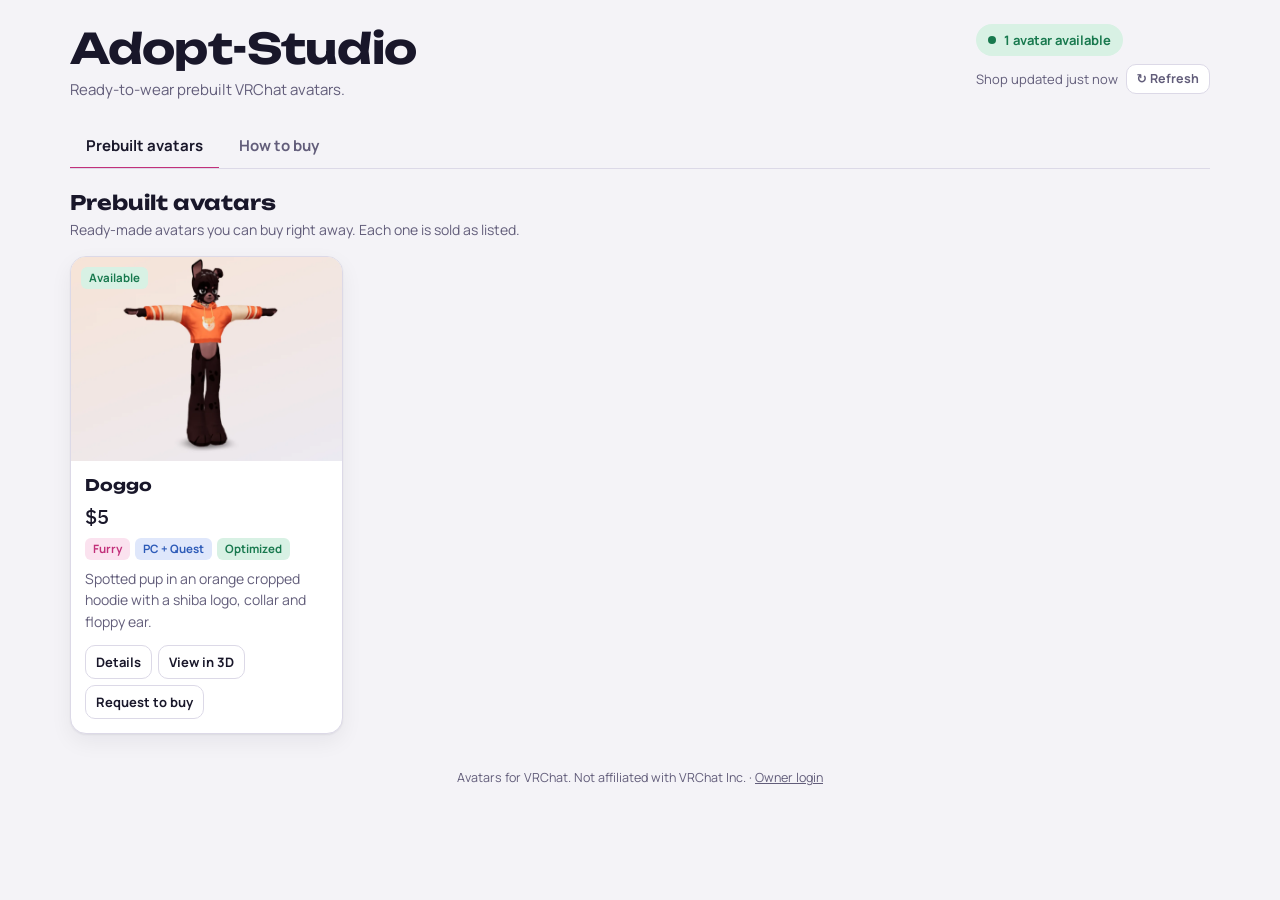
<file: index.html>
<!doctype html>
<html lang="en">
<head>
<meta charset="utf-8">
<meta name="viewport" content="width=device-width, initial-scale=1, viewport-fit=cover">
<title>Adopt-Studio</title>
<meta name="description" content="Ready-to-wear prebuilt VRChat avatars.">
<link rel="preconnect" href="https://fonts.googleapis.com">
<link rel="preconnect" href="https://fonts.gstatic.com" crossorigin>
<link rel="stylesheet" href="https://fonts.googleapis.com/css2?family=Unbounded:wght@500;700&family=Manrope:wght@400;500;600;700&family=IBM+Plex+Mono:wght@500&display=swap">
<link rel="stylesheet" href="style.css?v=20261018f">
<style>
  html { color-scheme: light dark; }
  body { margin: 0; }
  img { max-width: 100%; }
  [hidden] { display: none !important; }
  .site-foot { color: var(--muted); font-size: 12.5px; text-align: center; }
</style>
</head>
<body>
<div class="wrap">
  <header class="hero">
    <div>
      <h1 id="studio-name">Adopt-Studio</h1>
      <p class="tag" id="studio-tag">Ready-to-wear prebuilt VRChat avatars.</p>
    </div>
    <div class="statusbox">
      <span class="badge" id="avail-badge" hidden></span>
      <div class="updated" id="updated" hidden>
        <span id="updated-text"></span>
        <button class="btn small" type="button" id="refresh" aria-label="Check for updates">↻ Refresh</button>
      </div>
      <div class="contact" id="contact"></div>
    </div>
  </header>
  <div class="banner" id="banner" hidden></div>
  <nav class="tabs" role="tablist" aria-label="Sections">
    <button role="tab" data-tab="shop" aria-selected="true">Prebuilt avatars</button>
    <button role="tab" data-tab="buy" aria-selected="false">How to buy</button>
  </nav>
  <main id="view"><p class="note">Loading avatars…</p></main>
  <p class="site-foot">Avatars for VRChat. Not affiliated with VRChat Inc. · <a href="admin.html" style="color:inherit">Owner login</a></p>
</div>
<div class="toast" id="toast" hidden></div>
<script src="fields.js?v=20261018f"></script>
<script src="app.js?v=20261018f"></script>
</body>
</html>
</file>
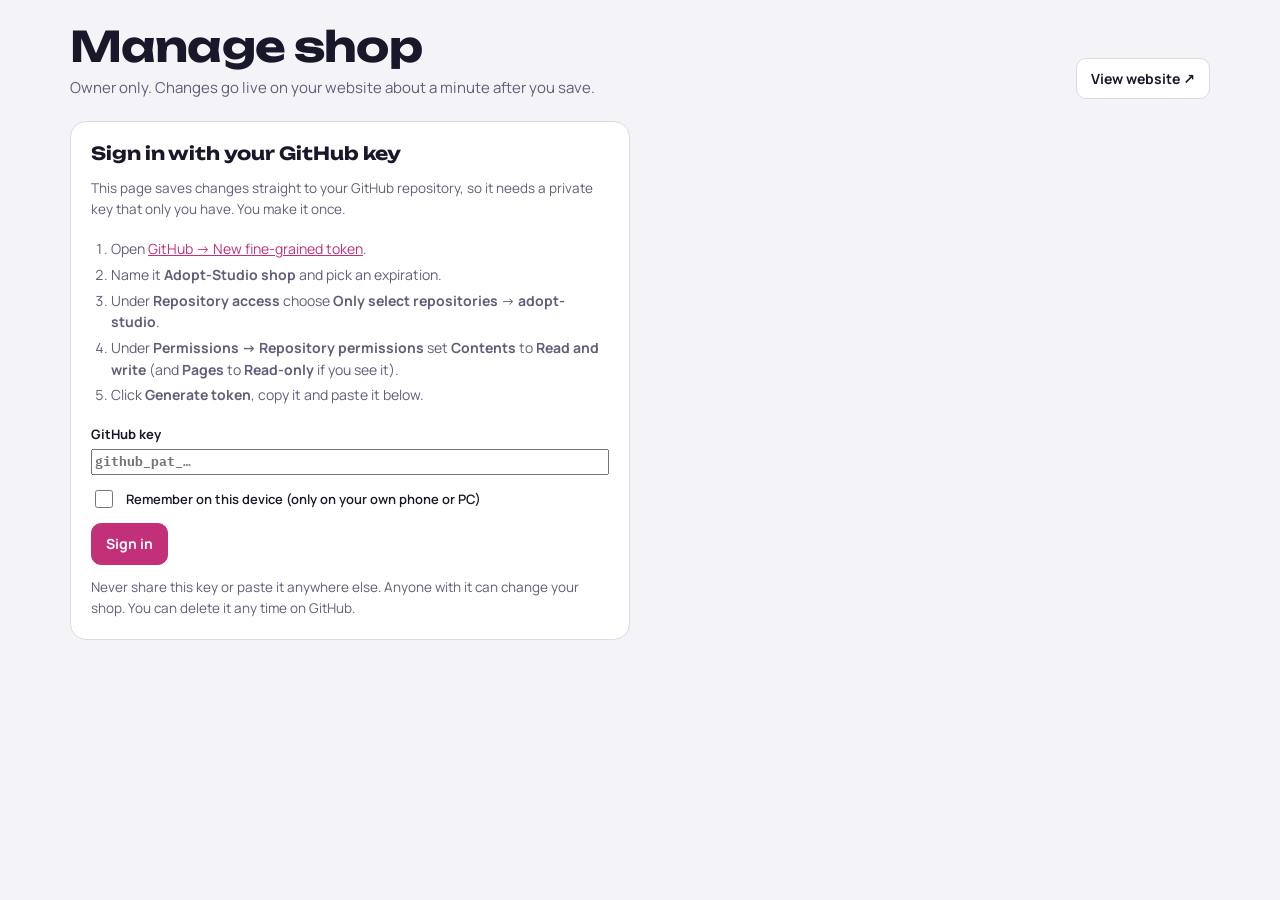
<file: admin.html>
<!doctype html>
<html lang="en">
<head>
<meta charset="utf-8">
<meta name="viewport" content="width=device-width, initial-scale=1, viewport-fit=cover">
<meta name="robots" content="noindex">
<title>Manage · Adopt-Studio</title>
<link rel="preconnect" href="https://fonts.googleapis.com">
<link rel="preconnect" href="https://fonts.gstatic.com" crossorigin>
<link rel="stylesheet" href="https://fonts.googleapis.com/css2?family=Unbounded:wght@500;700&family=Manrope:wght@400;500;600;700&family=IBM+Plex+Mono:wght@500&display=swap">
<link rel="stylesheet" href="style.css?v=20261018f">
<style>
  html { color-scheme: light dark; }
  body { margin: 0; }
  img { max-width: 100%; }
  [hidden] { display: none !important; }
  .login { max-width: 560px; }
  .login ol { margin: 0; padding-left: 20px; font-size: 14px; color: var(--muted); }
  .login ol li { margin: 4px 0; }
  .login a { color: var(--accent); }
  .owner-bar { display: flex; flex-wrap: wrap; gap: 8px; align-items: center; justify-content: space-between; }
  .owner-bar .who { font-size: 13.5px; color: var(--muted); }
  .saving { position: fixed; inset: 0; background: rgb(10 8 20 / .35); z-index: 40; display: grid; place-items: center; }
  .saving div { background: var(--surface); color: var(--fg); padding: 14px 20px; border-radius: 12px; font-weight: 700; box-shadow: var(--shadow); }
</style>
</head>
<body>
<div class="wrap">
  <header class="hero">
    <div>
      <h1>Manage shop</h1>
      <p class="tag">Owner only. Changes go live on your website about a minute after you save.</p>
    </div>
    <a class="btn" href="./" target="_blank" rel="noopener">View website ↗</a>
  </header>
  <div class="banner" id="banner" hidden></div>

  <section class="panel login" id="login" hidden>
    <h2 style="font:700 18px var(--font-display);margin:0">Sign in with your GitHub key</h2>
    <p class="note">This page saves changes straight to your GitHub repository, so it needs a private key that only you have. You make it once.</p>
    <ol>
      <li>Open <a href="https://github.com/settings/personal-access-tokens/new" target="_blank" rel="noopener">GitHub → New fine-grained token</a>.</li>
      <li>Name it <b>Adopt-Studio shop</b> and pick an expiration.</li>
      <li>Under <b>Repository access</b> choose <b>Only select repositories</b> → <b>adopt-studio</b>.</li>
      <li>Under <b>Permissions → Repository permissions</b> set <b>Contents</b> to <b>Read and write</b> (and <b>Pages</b> to <b>Read-only</b> if you see it).</li>
      <li>Click <b>Generate token</b>, copy it and paste it below.</li>
    </ol>
    <form id="login-form" novalidate style="display:flex;flex-direction:column;gap:12px">
      <label class="f" for="token">GitHub key
        <input id="token" type="password" autocomplete="off" spellcheck="false" placeholder="github_pat_…" style="font-family:var(--font-mono)">
      </label>
      <label class="f" for="remember" style="flex-direction:row;align-items:center;gap:10px;font-weight:600">
        <input id="remember" type="checkbox" style="width:18px;height:18px"> Remember on this device (only on your own phone or PC)
      </label>
      <span class="err" id="login-err" hidden></span>
      <button class="btn primary" type="submit" style="align-self:start">Sign in</button>
      <p class="note">Never share this key or paste it anywhere else. Anyone with it can change your shop. You can delete it any time on GitHub.</p>
    </form>
  </section>

  <section id="app" hidden class="wrap" style="gap:18px">
    <div class="owner-bar">
      <div class="chips" id="subtabs"></div>
      <div style="display:flex;gap:8px;align-items:center;flex-wrap:wrap">
        <span class="who" id="who"></span>
        <button class="btn small" type="button" id="logout">Sign out</button>
      </div>
    </div>
    <div id="view"></div>
  </section>
</div>

<div class="scrim" id="scrim" hidden></div>
<aside class="sheet" id="sheet" role="dialog" aria-modal="true" aria-labelledby="sheet-title" hidden>
  <div class="sheet-head"><h2 id="sheet-title"></h2><button class="btn small" type="button" id="sheet-x" aria-label="Close">✕</button></div>
  <form id="sheet-form" novalidate></form>
  <div class="sheet-foot">
    <button class="btn danger" type="button" id="sheet-del" hidden>Delete</button>
    <div class="right">
      <button class="btn" type="button" id="sheet-cancel">Cancel</button>
      <button class="btn primary" type="submit" form="sheet-form" id="sheet-save">Save</button>
    </div>
  </div>
</aside>
<div class="saving" id="saving" hidden><div id="saving-text">Saving…</div></div>
<div class="toast" id="toast" hidden></div>
<script src="fields.js?v=20261018f"></script>
<script src="admin.js?v=20261018f"></script>
</body>
</html>
</file>
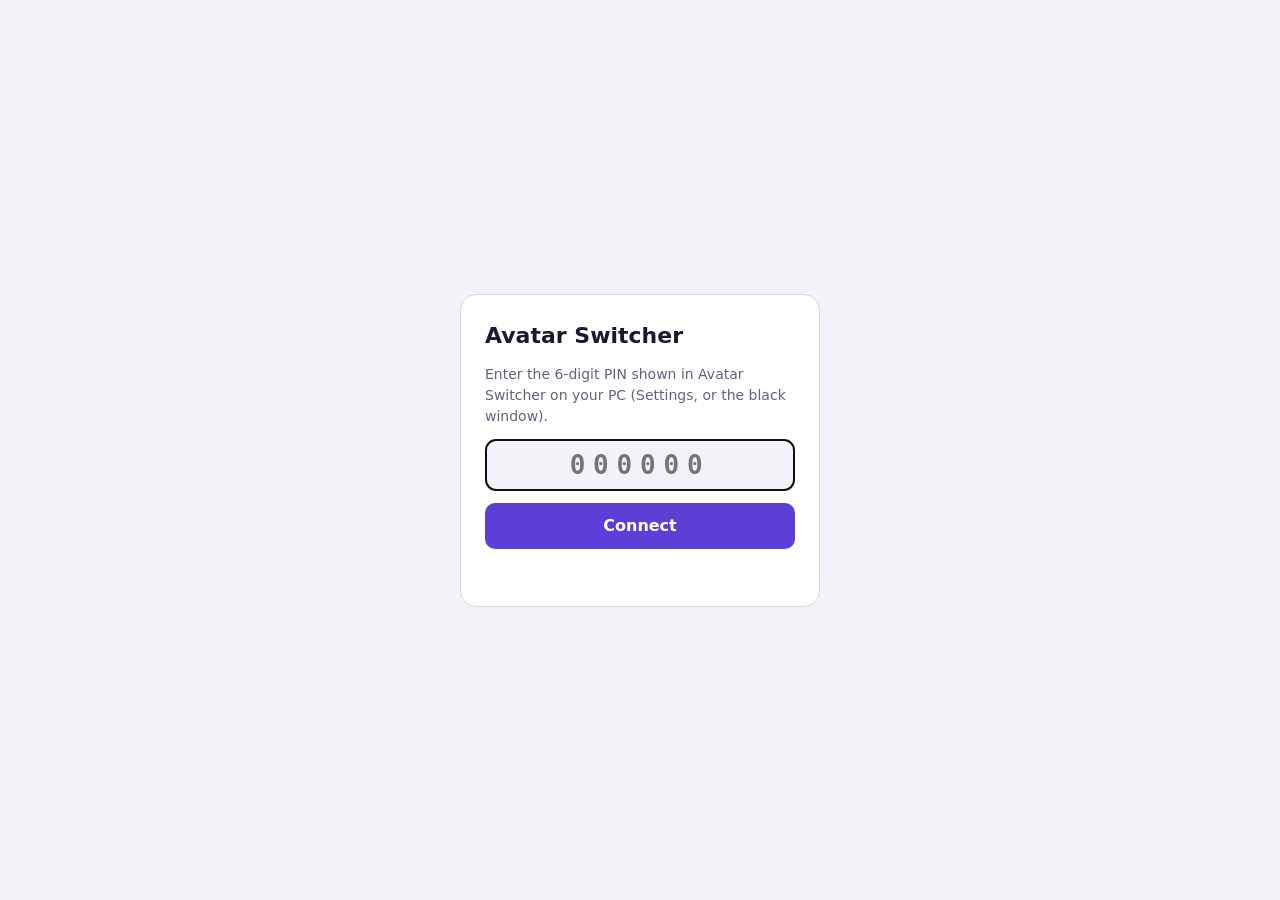
<file: tools/avatar-switcher/pc/pin.html>
<!doctype html>
<html lang="en">
<head>
<meta charset="utf-8">
<meta name="viewport" content="width=device-width, initial-scale=1">
<title>Avatar Switcher</title>
<style>
  :root { --bg: #f3f2f8; --surface: #fff; --fg: #1b1930; --muted: #646080; --line: #d9d6e6; --accent: #5b3fd6; --accent-fg: #fff; --bad: #b4233c; color-scheme: light; }
  @media (prefers-color-scheme: dark) { :root { --bg: #121120; --surface: #1c1a2e; --fg: #ecebf6; --muted: #a29ec0; --line: #34304f; --accent: #9d86ff; --accent-fg: #14112a; --bad: #ff7d93; color-scheme: dark; } }
  * { box-sizing: border-box; }
  body { margin: 0; min-height: 100vh; display: grid; place-items: center; background: var(--bg); color: var(--fg); font: 16px/1.5 "Segoe UI", system-ui, sans-serif; padding: 16px; }
  form { background: var(--surface); border: 1px solid var(--line); border-radius: 16px; padding: 24px; width: min(360px, 100%); display: flex; flex-direction: column; gap: 12px; }
  h1 { font-size: 22px; margin: 0; }
  p { margin: 0; color: var(--muted); font-size: 14px; }
  input { font: 600 26px ui-monospace, Consolas, monospace; letter-spacing: .3em; text-align: center; padding: 10px; border-radius: 10px; border: 1px solid var(--line); background: var(--bg); color: var(--fg); }
  button { font: inherit; font-weight: 700; padding: 11px; border-radius: 10px; border: 0; background: var(--accent); color: var(--accent-fg); cursor: pointer; }
  .err { color: var(--bad); font-weight: 600; min-height: 1.5em; }
</style>
</head>
<body>
<form id="f">
  <h1>Avatar Switcher</h1>
  <p>Enter the 6-digit PIN shown in Avatar Switcher on your PC (Settings, or the black window).</p>
  <label for="pin" style="position:absolute;left:-9999px">PIN</label>
  <input id="pin" inputmode="numeric" autocomplete="one-time-code" maxlength="6" placeholder="000000" autofocus>
  <button type="submit">Connect</button>
  <p class="err" id="err" aria-live="polite"></p>
</form>
<script>
document.getElementById("f").addEventListener("submit", async (e) => {
  e.preventDefault();
  const err = document.getElementById("err"); err.textContent = "";
  const res = await fetch("/pin", { method: "POST", headers: { "Content-Type": "application/json", "X-Avatar-Switcher": "1" },
    body: JSON.stringify({ PIN: document.getElementById("pin").value }) }).catch(() => null);
  if (res && res.ok) location.reload();
  else err.textContent = res && res.status === 401 ? "That PIN isn't right. Check it on your PC." : "Couldn't reach your PC. Is Avatar Switcher still open?";
});
</script>
</body>
</html>
</file>
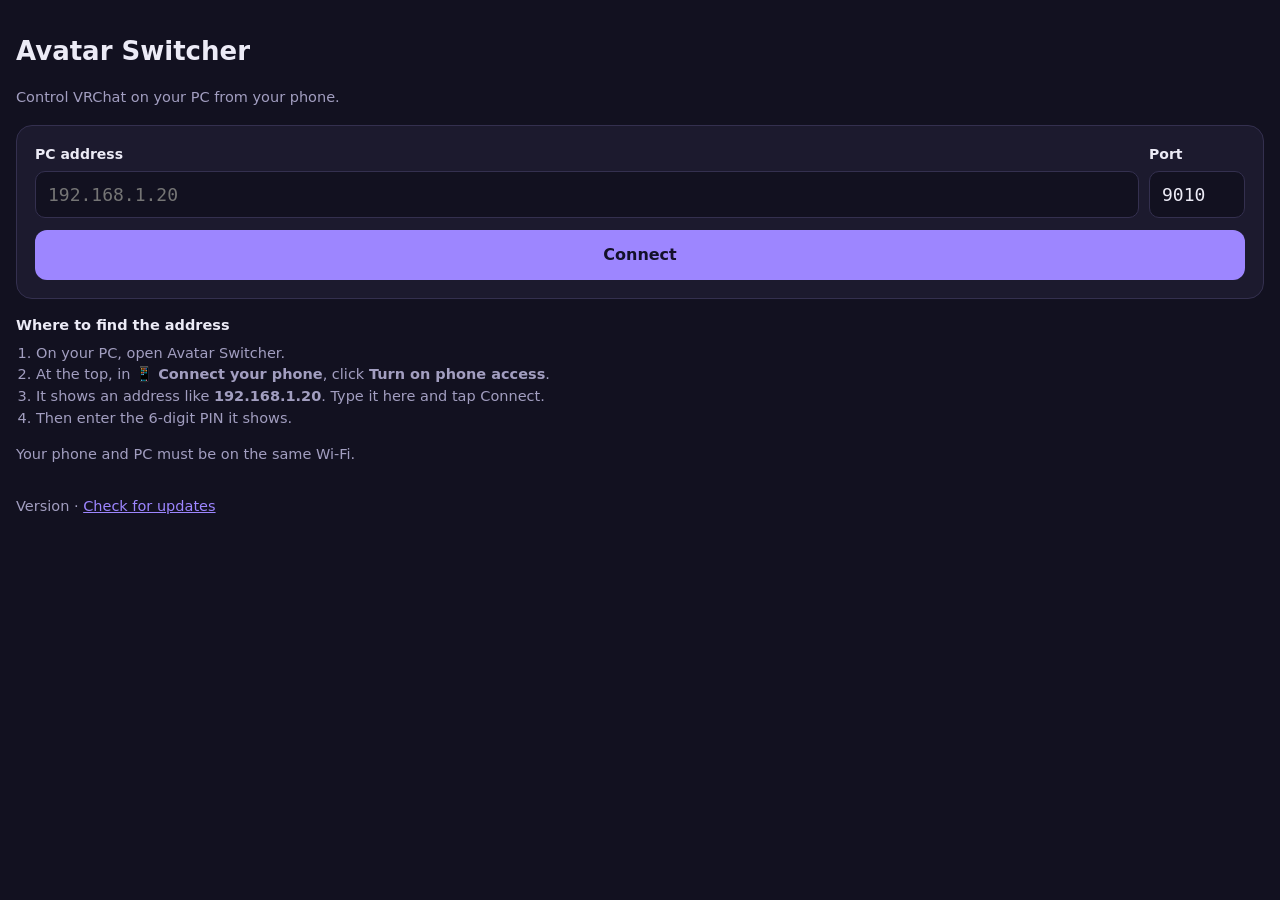
<file: tools/avatar-switcher/android/app/src/main/assets/connect.html>
<!doctype html>
<html lang="en">
<head>
<meta charset="utf-8">
<meta name="viewport" content="width=device-width, initial-scale=1">
<title>Connect to your PC</title>
<style>
  :root { --bg: #121120; --surface: #1c1a2e; --fg: #ecebf6; --muted: #a29ec0; --line: #34304f; --accent: #9d86ff; --accent-fg: #14112a; --bad: #ff7d93; --bad-soft: #45202a; color-scheme: dark; }
  * { box-sizing: border-box; }
  body { margin: 0; min-height: 100vh; background: var(--bg); color: var(--fg); font: 16px/1.5 system-ui, sans-serif; padding: 24px 16px; display: flex; flex-direction: column; gap: 16px; }
  h1 { font-size: 26px; margin: 8px 0 0; }
  p, li { color: var(--muted); font-size: 14.5px; }
  ol { margin: 0; padding-left: 20px; }
  form { background: var(--surface); border: 1px solid var(--line); border-radius: 16px; padding: 18px; display: flex; flex-direction: column; gap: 12px; }
  label { font-weight: 600; font-size: 14px; display: flex; flex-direction: column; gap: 6px; }
  input { width: 100%; min-width: 0; font: 18px ui-monospace, monospace; padding: 12px; border-radius: 10px; border: 1px solid var(--line); background: var(--bg); color: var(--fg); }
  button:disabled { opacity: .7; }
  button { font: inherit; font-weight: 700; padding: 13px; border-radius: 12px; border: 0; background: var(--accent); color: var(--accent-fg); }
  .err { background: var(--bad-soft); color: var(--bad); border-radius: 10px; padding: 10px 12px; font-weight: 600; font-size: 14px; }
  .row { display: flex; gap: 10px; }
  .row label { min-width: 0; }
  .row label:first-child { flex: 1; }
  .row label:last-child { flex: 0 0 96px; }
  [hidden] { display: none !important; }
</style>
</head>
<body>
  <h1>Avatar Switcher</h1>
  <p style="margin:0">Control VRChat on your PC from your phone.</p>
  <div class="err" id="err" hidden></div>
  <form id="f">
    <div class="row">
      <label for="ip">PC address<input id="ip" inputmode="decimal" placeholder="192.168.1.20" autocomplete="off"></label>
      <label for="port">Port<input id="port" inputmode="numeric" value="9010" autocomplete="off"></label>
    </div>
    <button type="submit">Connect</button>
  </form>
  <div>
    <p style="margin:0 0 6px;font-weight:600;color:var(--fg)">Where to find the address</p>
    <ol>
      <li>On your PC, open Avatar Switcher.</li>
      <li>At the top, in <b>📱 Connect your phone</b>, click <b>Turn on phone access</b>.</li>
      <li>It shows an address like <b>192.168.1.20</b>. Type it here and tap Connect.</li>
      <li>Then enter the 6-digit PIN it shows.</li>
    </ol>
    <p>Your phone and PC must be on the same Wi-Fi.</p>
  </div>
  <p style="margin:0">Version <span id="ver"></span> · <a href="#" id="upd" style="color:var(--accent)">Check for updates</a></p>
<script>
const q = new URLSearchParams(location.search);
if (q.get("error")) { const e = document.getElementById("err"); e.textContent = q.get("error"); e.hidden = false; }
const last = q.get("last");
if (last) { try { const u = new URL(last); document.getElementById("ip").value = u.hostname; document.getElementById("port").value = u.port || "9010"; } catch {} }
const btn = document.querySelector("#f button");
try { document.getElementById("ver").textContent = window.AvatarSwitcherApp.version(); } catch {}
document.getElementById("upd").addEventListener("click", (e) => { e.preventDefault(); window.AvatarSwitcherApp.checkForUpdates(); });
function showConnectError(msg) {
  const err = document.getElementById("err"); err.textContent = msg; err.hidden = false;
  btn.disabled = false; btn.textContent = "Connect";
  err.scrollIntoView({ block: "nearest" });
}
document.getElementById("f").addEventListener("submit", (e) => {
  e.preventDefault();
  let ip = document.getElementById("ip").value.trim().replace(/^https?:\/\//, "").replace(/\/.*$/, "");
  let port = document.getElementById("port").value.trim() || "9010";
  if (ip.includes(":")) { [ip, port] = ip.split(":"); }
  if (!ip) { showConnectError("Type your PC's address first. Your PC shows it in the Connect your phone box."); return; }
  if (!/^[\w.-]+$/.test(ip) || !/^\d{2,5}$/.test(port)) { showConnectError("That doesn't look like an address. It looks like 192.168.1.20."); return; }
  document.getElementById("err").hidden = true;
  btn.disabled = true; btn.textContent = "Connecting to " + ip + "…";
  window.AvatarSwitcherApp.connect("http://" + ip + ":" + port + "/");
});
</script>
</body>
</html>
</file>
<file: style.css>
/* Layout: studio header with live availability, three tabs (Prebuilt avatars / How to buy / Manage), card grids inside; editing happens in a side sheet. */
:root {
  --bg: #f4f3f7;
  --surface: #ffffff;
  --sunken: #ebe9f1;
  --fg: #19172a;
  --muted: #625d7a;
  --line: #dcd9e7;
  --accent: #c2307a;
  --accent-fg: #ffffff;
  --accent-soft: #fbe2ef;
  --ok: #18794e; --ok-soft: #d8f1e4;
  --warn: #9a5b00; --warn-soft: #fbeccf;
  --bad: #b42335; --bad-soft: #fbe0e4;
  --info: #2d5bb8; --info-soft: #dfe7fb;
  --shadow: 0 1px 2px rgb(25 23 42 / .06), 0 8px 22px rgb(25 23 42 / .06);
  --font-display: "Unbounded", "Segoe UI", system-ui, sans-serif;
  --font-body: "Manrope", "Segoe UI", system-ui, sans-serif;
  --font-mono: "IBM Plex Mono", ui-monospace, Consolas, monospace;
  --radius: 16px;
}
@media (prefers-color-scheme: dark) {
  :root:not([data-theme="light"]) {
    --bg: #111019; --surface: #1b1928; --sunken: #252237; --fg: #eeedf5; --muted: #a7a2bf; --line: #332f48;
    --accent: #f06aaa; --accent-fg: #1d0b15; --accent-soft: #42172d;
    --ok: #5fd39b; --ok-soft: #173a2a; --warn: #f0b75a; --warn-soft: #3c2c12; --bad: #ff8094; --bad-soft: #45202a; --info: #8fb1ff; --info-soft: #1e2a49;
    --shadow: 0 1px 2px rgb(0 0 0 / .3), 0 8px 24px rgb(0 0 0 / .25);
    color-scheme: dark;
  }
}
:root[data-theme="dark"] {
  --bg: #111019; --surface: #1b1928; --sunken: #252237; --fg: #eeedf5; --muted: #a7a2bf; --line: #332f48;
  --accent: #f06aaa; --accent-fg: #1d0b15; --accent-soft: #42172d;
  --ok: #5fd39b; --ok-soft: #173a2a; --warn: #f0b75a; --warn-soft: #3c2c12; --bad: #ff8094; --bad-soft: #45202a; --info: #8fb1ff; --info-soft: #1e2a49;
  --shadow: 0 1px 2px rgb(0 0 0 / .3), 0 8px 24px rgb(0 0 0 / .25);
  color-scheme: dark;
}
* { box-sizing: border-box; }
body {
  background: var(--bg); color: var(--fg); font: 15px/1.55 var(--font-body);
  padding-left: max(16px, env(safe-area-inset-left, 0px)); padding-right: max(16px, env(safe-area-inset-right, 0px));
  padding-block: 24px 56px;
}
button, input, select, textarea { font: inherit; color: inherit; }
:focus-visible { outline: 2px solid var(--accent); outline-offset: 2px; }
.wrap { max-width: 1140px; margin: 0 auto; display: flex; flex-direction: column; gap: 22px; }
h1, h2, h3 { text-wrap: balance; }

/* header */
.hero { display: flex; flex-wrap: wrap; gap: 16px 28px; align-items: end; justify-content: space-between; }
.hero h1 { font: 700 clamp(26px, 5vw, 42px)/1.05 var(--font-display); letter-spacing: -.02em; margin: 0; }
.hero .tag { color: var(--muted); margin: 8px 0 0; max-width: 60ch; }
.statusbox { display: flex; flex-direction: column; gap: 8px; align-items: flex-start; }
.badge { display: inline-flex; align-items: center; gap: 8px; font-weight: 700; font-size: 13px; padding: 6px 12px; border-radius: 999px; }
.badge::before { content: ""; width: 8px; height: 8px; border-radius: 50%; background: currentColor; }
.badge.open { background: var(--ok-soft); color: var(--ok); }
.badge.closed { background: var(--bad-soft); color: var(--bad); }
.contact { display: flex; flex-wrap: wrap; gap: 6px; font-size: 13.5px; color: var(--muted); }
.contact code { font: 500 13px var(--font-mono); background: var(--sunken); color: var(--fg); padding: 3px 8px; border-radius: 6px; user-select: all; }

.tabs { display: flex; gap: 4px; border-bottom: 1px solid var(--line); overflow-x: auto; }
.tabs button { border: 0; background: none; padding: 10px 16px; font-weight: 700; color: var(--muted); cursor: pointer; border-bottom: 2.5px solid transparent; margin-bottom: -1px; white-space: nowrap; }
.tabs button[aria-selected="true"] { color: var(--fg); border-bottom-color: var(--accent); }
.tabs .count { font: 500 12px var(--font-mono); background: var(--accent); color: var(--accent-fg); border-radius: 999px; padding: 1px 7px; margin-left: 6px; }

.btn { border: 1px solid var(--line); background: var(--surface); border-radius: 10px; padding: 9px 14px; font-weight: 700; font-size: 14px; cursor: pointer; display: inline-flex; align-items: center; gap: 6px; text-decoration: none; color: inherit; white-space: nowrap; }
.btn:hover { border-color: var(--accent); }
.btn.primary { background: var(--accent); border-color: var(--accent); color: var(--accent-fg); }
.btn.small { padding: 6px 10px; font-size: 13px; }
.btn.danger { color: var(--bad); }
.btn.danger.confirm { background: var(--bad); color: var(--surface); border-color: var(--bad); }
.btn:disabled { opacity: .5; cursor: not-allowed; }

.section-head { display: flex; flex-wrap: wrap; justify-content: space-between; align-items: end; gap: 10px; }
.section-head h2 { font: 700 20px/1.2 var(--font-display); margin: 0; }
.section-head p { margin: 4px 0 0; color: var(--muted); font-size: 14px; }
.chips { display: flex; flex-wrap: wrap; gap: 6px; }
.chip { border: 1px solid var(--line); background: var(--surface); color: var(--muted); border-radius: 999px; padding: 4px 12px; font-size: 13px; font-weight: 600; cursor: pointer; }
.chip[aria-pressed="true"] { background: var(--accent-soft); color: var(--fg); border-color: var(--accent); }

.grid { display: grid; grid-template-columns: repeat(auto-fill, minmax(240px, 1fr)); gap: 16px; }
.card { background: var(--surface); border: 1px solid var(--line); border-radius: var(--radius); box-shadow: var(--shadow); overflow: hidden; display: flex; flex-direction: column; min-width: 0; }
.thumb { aspect-ratio: 4 / 3; max-width: 100%; background: var(--sunken); position: relative; display: grid; place-items: center; overflow: hidden; }
.thumb img { width: 100%; height: 100%; object-fit: cover; }
.thumb .ph { font: 700 40px var(--font-display); color: var(--muted); }
.thumb .state { position: absolute; top: 10px; left: 10px; }
.card .body { padding: 14px; display: flex; flex-direction: column; gap: 8px; flex: 1; min-width: 0; }
.card h3 { font: 700 16px/1.25 var(--font-display); margin: 0; overflow-wrap: anywhere; }
.price { font: 500 20px var(--font-mono); font-variant-numeric: tabular-nums; }
.price small { font-size: 12px; color: var(--muted); font-family: var(--font-body); font-weight: 600; }
.desc { margin: 0; color: var(--muted); font-size: 14px; overflow-wrap: anywhere; white-space: pre-line; }
.pills { display: flex; flex-wrap: wrap; gap: 5px; }
.pill { font-size: 11.5px; font-weight: 700; padding: 2px 8px; border-radius: 6px; background: var(--sunken); color: var(--muted); }
.pill.ok { background: var(--ok-soft); color: var(--ok); }
.pill.warn { background: var(--warn-soft); color: var(--warn); }
.pill.bad { background: var(--bad-soft); color: var(--bad); }
.pill.info { background: var(--info-soft); color: var(--info); }
.pill.accent { background: var(--accent-soft); color: var(--accent); }
.card .foot { display: flex; flex-wrap: wrap; gap: 6px; margin-top: auto; padding-top: 4px; }
ul.incl { margin: 0; padding-left: 18px; font-size: 14px; }
ul.incl li { margin: 2px 0; }

.panel { background: var(--surface); border: 1px solid var(--line); border-radius: var(--radius); padding: 20px; display: flex; flex-direction: column; gap: 14px; min-width: 0; }
.two { display: grid; grid-template-columns: minmax(0, 1.2fr) minmax(0, 1fr); gap: 18px; align-items: start; }
@media (max-width: 820px) { .two { grid-template-columns: 1fr; } }
.terms { white-space: pre-line; font-size: 14px; color: var(--muted); margin: 0; }

label.f { display: flex; flex-direction: column; gap: 5px; font-size: 13px; font-weight: 700; }
label.f .hint { font-weight: 500; color: var(--muted); font-size: 12px; }
.f input[type="text"], .f input[type="number"], .f input[type="date"], .f select, .f textarea {
  padding: 10px 12px; border-radius: 10px; border: 1px solid var(--line); background: var(--bg); font-weight: 500; font-size: 14.5px; width: 100%;
}
.f textarea { min-height: 90px; resize: vertical; }
.row2 { display: grid; grid-template-columns: 1fr 1fr; gap: 12px; }
@media (max-width: 480px) { .row2 { grid-template-columns: 1fr; } }
.err { color: var(--bad); font-size: 13px; font-weight: 600; }
.note { font-size: 13.5px; color: var(--muted); margin: 0; }
.okmsg { background: var(--ok-soft); color: var(--ok); padding: 10px 14px; border-radius: 10px; font-weight: 600; font-size: 14px; }
.banner { background: var(--warn-soft); color: var(--warn); padding: 10px 14px; border-radius: 10px; font-size: 14px; font-weight: 600; }
pre.msg { background: var(--sunken); border-radius: 10px; padding: 12px; font: 12.5px/1.5 var(--font-mono); white-space: pre-wrap; overflow-wrap: anywhere; margin: 0; max-height: 220px; overflow: auto; }

/* manage */
.stats { display: grid; grid-template-columns: repeat(auto-fill, minmax(160px, 1fr)); gap: 12px; }
.stat { background: var(--surface); border: 1px solid var(--line); border-radius: 12px; padding: 12px 14px; }
.stat b { display: block; font: 500 22px var(--font-mono); font-variant-numeric: tabular-nums; }
.stat span { font-size: 12.5px; color: var(--muted); font-weight: 600; }
.subtabs { display: flex; flex-wrap: wrap; gap: 6px; }
.tablewrap { overflow-x: auto; border: 1px solid var(--line); border-radius: 12px; background: var(--surface); }
table { border-collapse: collapse; width: 100%; min-width: 760px; font-size: 14px; }
th, td { text-align: left; padding: 10px 12px; border-bottom: 1px solid var(--line); vertical-align: top; }
th { font-size: 12px; text-transform: uppercase; letter-spacing: .05em; color: var(--muted); background: var(--sunken); }
td.num { font-family: var(--font-mono); font-variant-numeric: tabular-nums; white-space: nowrap; }
tr:last-child td { border-bottom: 0; }
td select { padding: 5px 8px; border-radius: 8px; border: 1px solid var(--line); background: var(--bg); font-size: 13px; }
.req { display: flex; flex-direction: column; gap: 8px; }
.req .meta { display: flex; flex-wrap: wrap; gap: 6px 14px; font-size: 13px; color: var(--muted); }
.empty { border: 1.5px dashed var(--line); border-radius: var(--radius); padding: 34px 18px; text-align: center; color: var(--muted); display: flex; flex-direction: column; gap: 8px; align-items: center; }
.empty h3 { font: 700 18px var(--font-display); color: var(--fg); margin: 0; }
.empty p { margin: 0; max-width: 50ch; }

/* sheet */
.scrim { position: fixed; inset: 0; background: rgb(10 8 20 / .45); z-index: 20; }
.sheet { position: fixed; z-index: 21; top: 0; right: 0; bottom: 0; width: min(480px, 100%); background: var(--surface); border-left: 1px solid var(--line); display: flex; flex-direction: column;
  padding-top: env(safe-area-inset-top, 0px); padding-bottom: env(safe-area-inset-bottom, 0px); padding-right: env(safe-area-inset-right, 0px); }
.sheet-head { display: flex; justify-content: space-between; align-items: center; padding: 16px 20px; border-bottom: 1px solid var(--line); }
.sheet-head h2 { font: 700 18px var(--font-display); margin: 0; }
.sheet form { padding: 18px 20px; display: flex; flex-direction: column; gap: 14px; overflow-y: auto; flex: 1; }
.sheet-foot { display: flex; flex-wrap: wrap; justify-content: space-between; gap: 8px; padding: 14px 20px; border-top: 1px solid var(--line); }
.sheet-foot .right { display: flex; gap: 8px; margin-left: auto; }
.imgpick { display: flex; gap: 12px; align-items: center; }
.imgpick .pv { width: 88px; height: 66px; border-radius: 10px; background: var(--sunken); overflow: hidden; display: grid; place-items: center; font-size: 11px; color: var(--muted); flex: none; }
.imgpick .pv img { width: 100%; height: 100%; object-fit: cover; }
.toast { position: fixed; left: 50%; translate: -50% 0; bottom: calc(20px + env(safe-area-inset-bottom, 0px)); z-index: 30; background: var(--fg); color: var(--bg); padding: 9px 16px; border-radius: 10px; font-weight: 600; font-size: 14px; }
@media (prefers-reduced-motion: no-preference) { .sheet { animation: slide .18s ease-out; } @keyframes slide { from { translate: 24px 0; opacity: .6; } } }

/* 3D viewer */
.viewer-ov { position: fixed; inset: 0; z-index: 50; background: rgb(10 8 20 / .6); display: grid; place-items: center;
  padding: max(12px, env(safe-area-inset-top, 0px)) max(12px, env(safe-area-inset-right, 0px)) max(12px, env(safe-area-inset-bottom, 0px)) max(12px, env(safe-area-inset-left, 0px)); }
.viewer { background: var(--surface); border: 1px solid var(--line); border-radius: var(--radius); width: min(720px, 100%); height: min(760px, 100%);
  display: flex; flex-direction: column; gap: 10px; padding: 14px; box-shadow: var(--shadow); }
.viewer-head { display: flex; justify-content: space-between; align-items: center; gap: 10px; }
.viewer-head h3 { font: 700 17px var(--font-display); margin: 0; overflow-wrap: anywhere; }
.viewer-stage { flex: 1; min-height: 0; border-radius: 12px; background: radial-gradient(circle at 50% 40%, var(--surface), var(--sunken)); display: grid; place-items: center; overflow: hidden; }
.viewer-stage model-viewer { --poster-color: transparent; }
.viewer .note { margin: 0; text-align: center; }

/* Details window */
.viewer.details { height: auto; min-width: 0;
  max-height: calc(100vh - 24px - env(safe-area-inset-top, 0px) - env(safe-area-inset-bottom, 0px));
  max-height: calc(100dvh - 24px - env(safe-area-inset-top, 0px) - env(safe-area-inset-bottom, 0px)); }
.details-body { overscroll-behavior: contain; -webkit-overflow-scrolling: touch; padding-right: 2px; }
.viewer-ov { overflow-y: auto; }
.details-body > * { min-width: 0; }
.details-body { overflow-y: auto; min-height: 0; display: flex; flex-direction: column; gap: 12px; }
.details-img { width: 100%; max-height: 240px; object-fit: contain; border-radius: 12px; background: var(--sunken); }
table.specs { width: 100%; min-width: 0; table-layout: fixed; border-collapse: collapse; font-size: 14px; }
table.specs th, table.specs td { text-align: left; padding: 8px 10px; border-bottom: 1px solid var(--line); vertical-align: top; overflow-wrap: anywhere; }
table.specs th { width: 40%; color: var(--muted); font-weight: 600; font-size: 14px; text-transform: none; letter-spacing: 0; background: none; }
table.specs tr:last-child th, table.specs tr:last-child td { border-bottom: 0; }
.details-body h4 { font: 700 14px var(--font-display); margin: 0 0 6px; }
.muted-val { color: var(--muted); }
.updated { display: flex; align-items: center; gap: 8px; flex-wrap: wrap; font-size: 13px; color: var(--muted); }
.updated .btn.small { padding: 4px 10px; font-size: 12.5px; }
</file>
